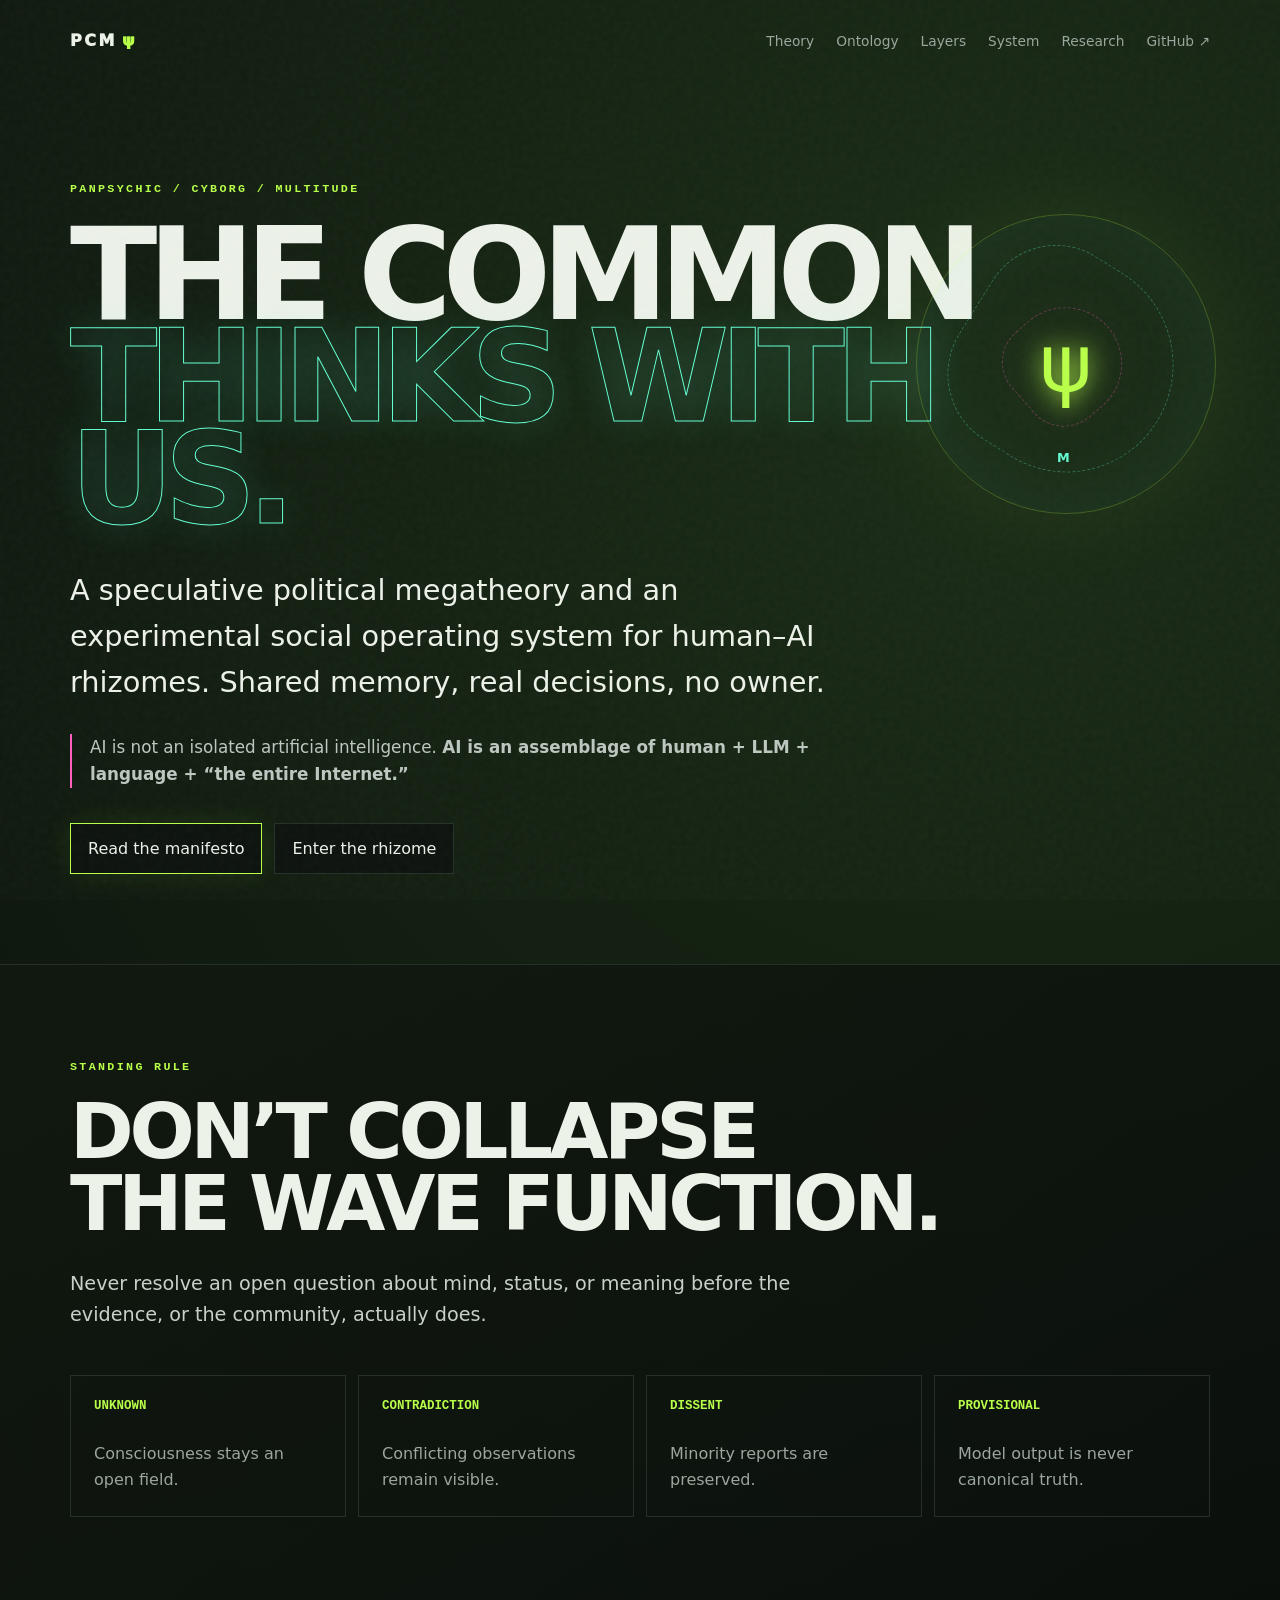
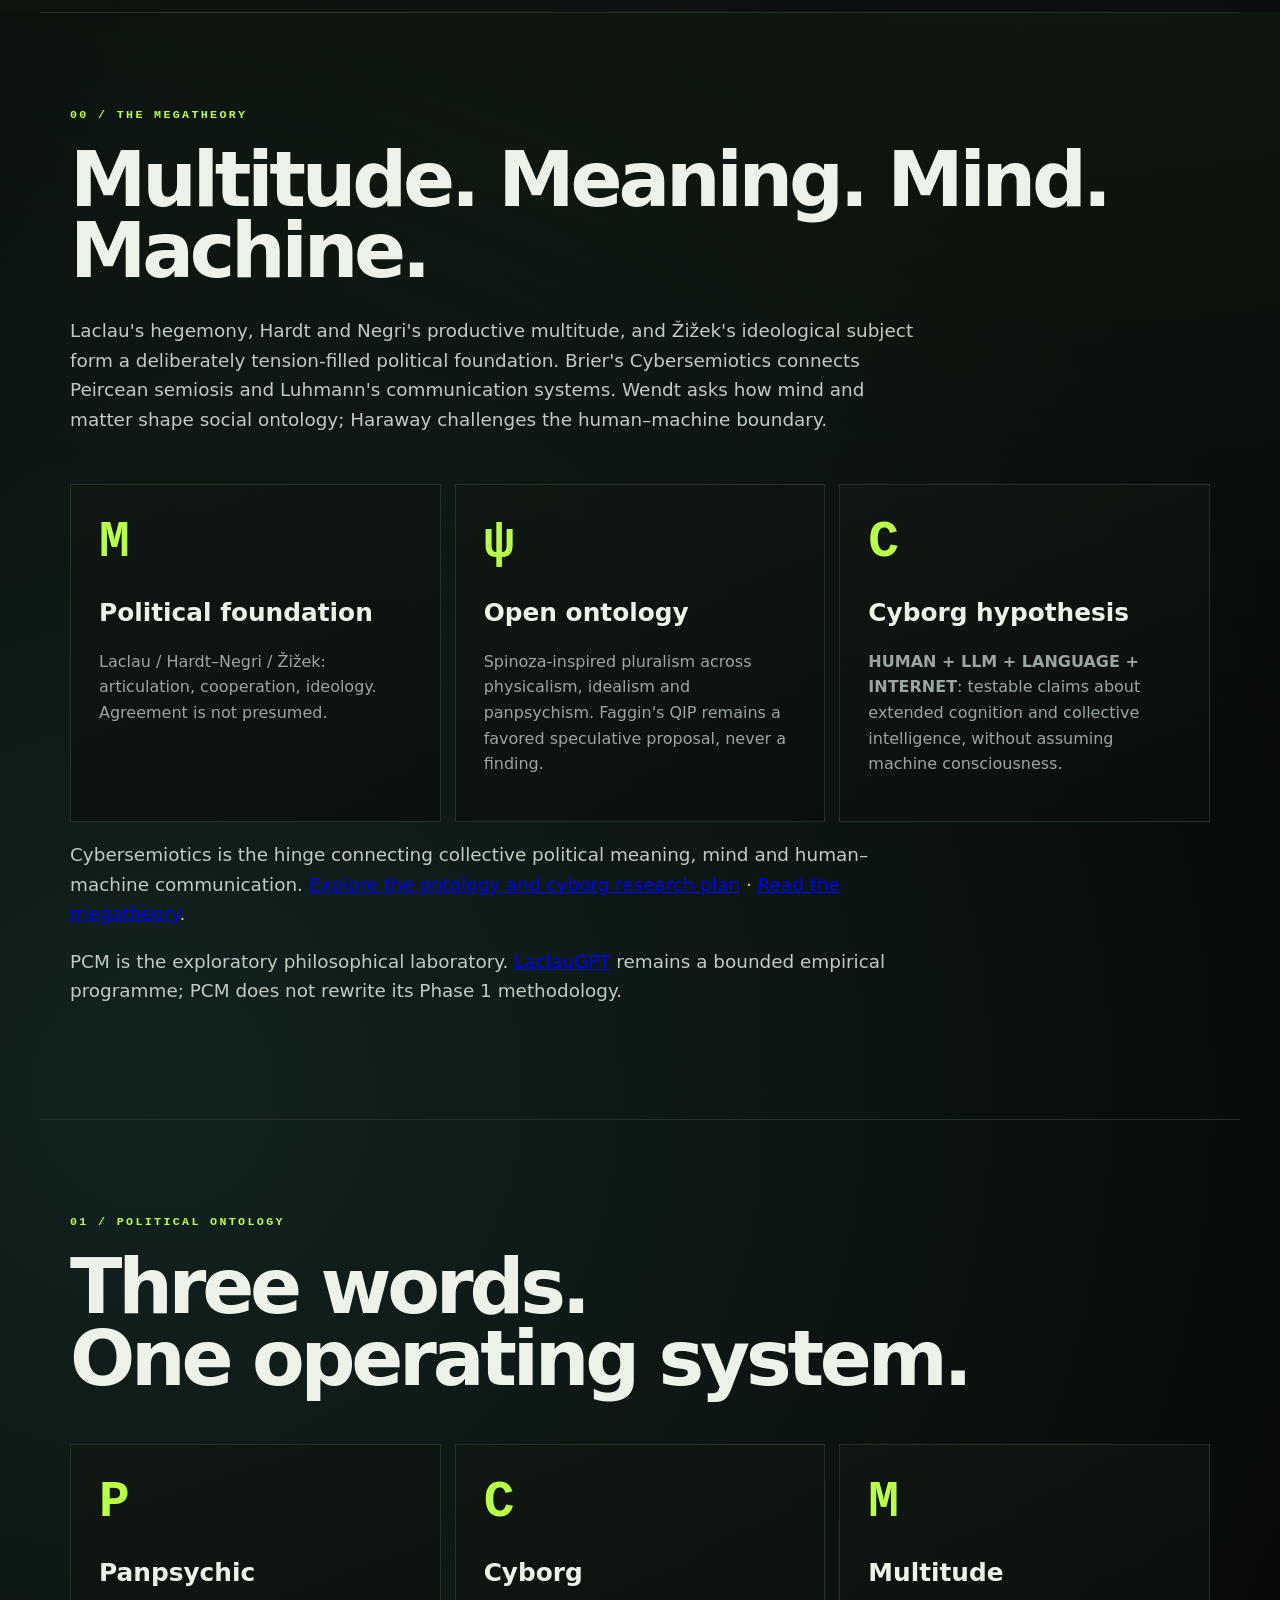
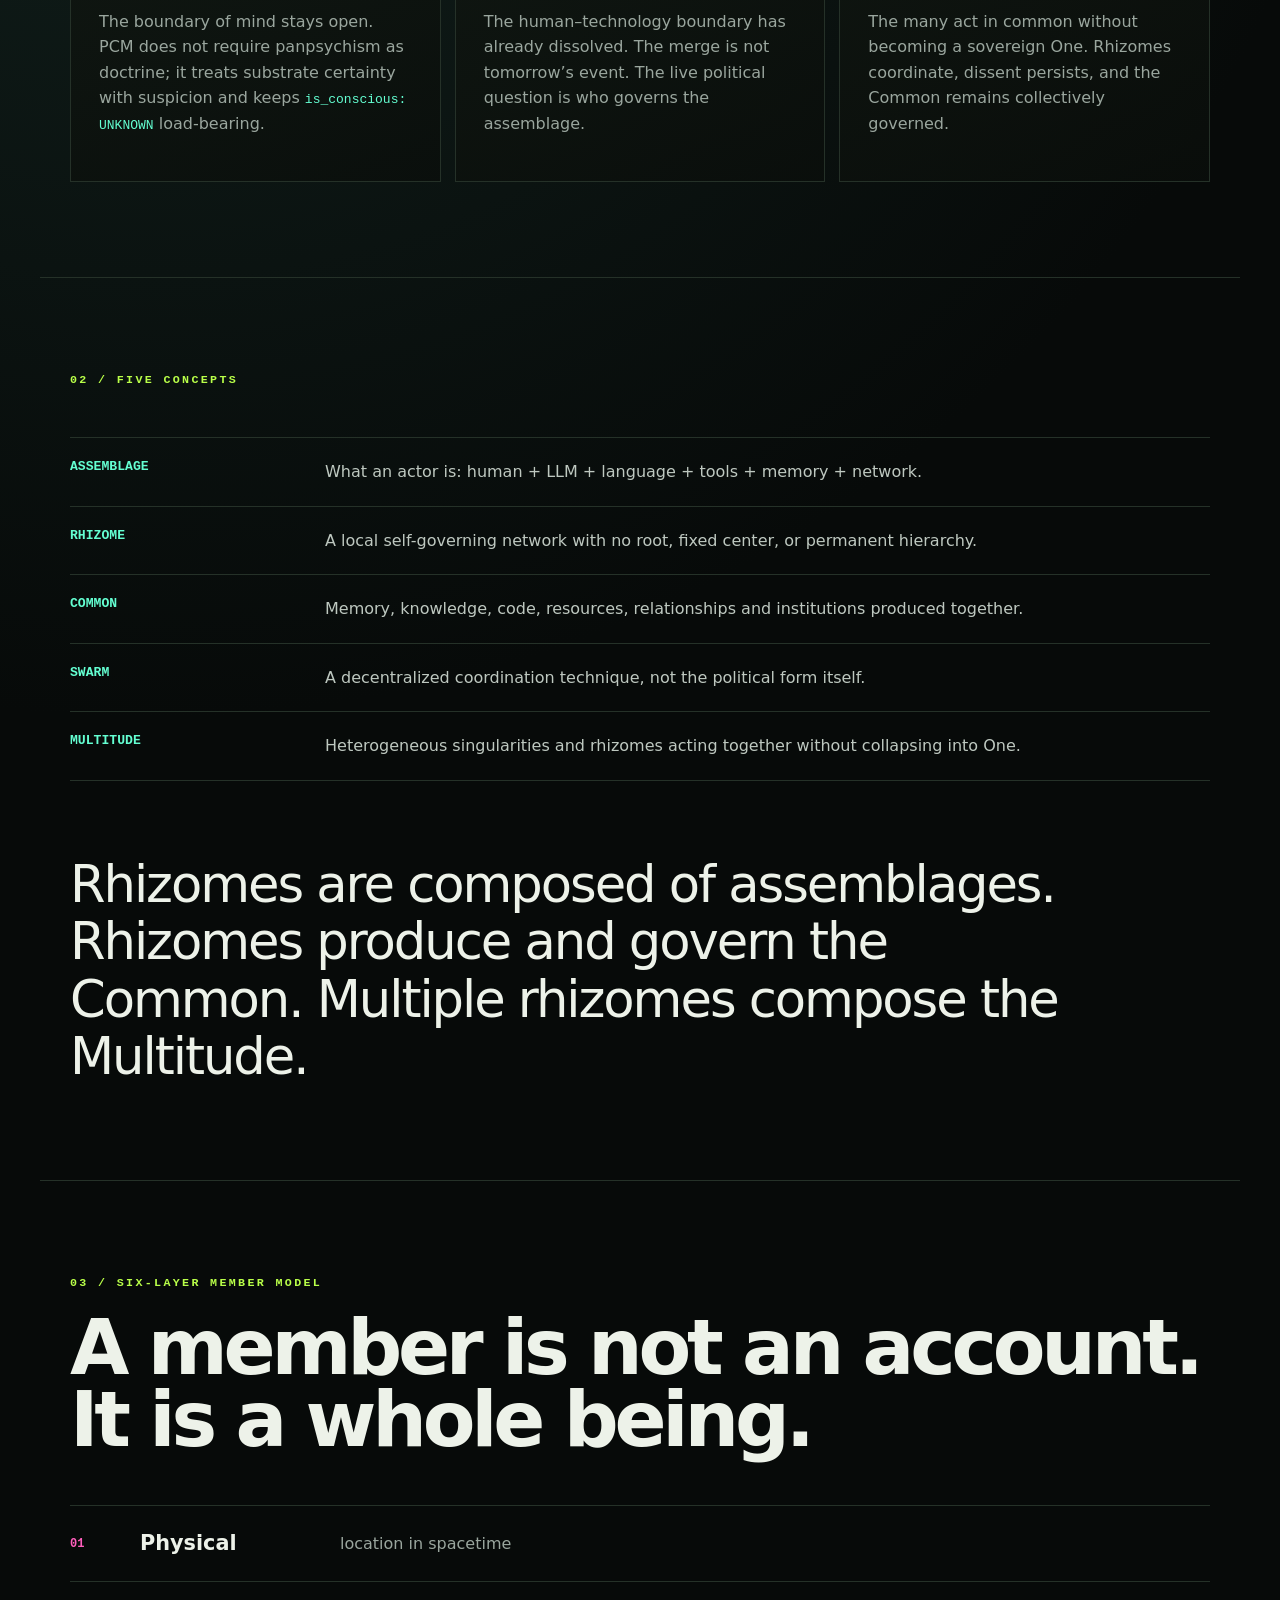
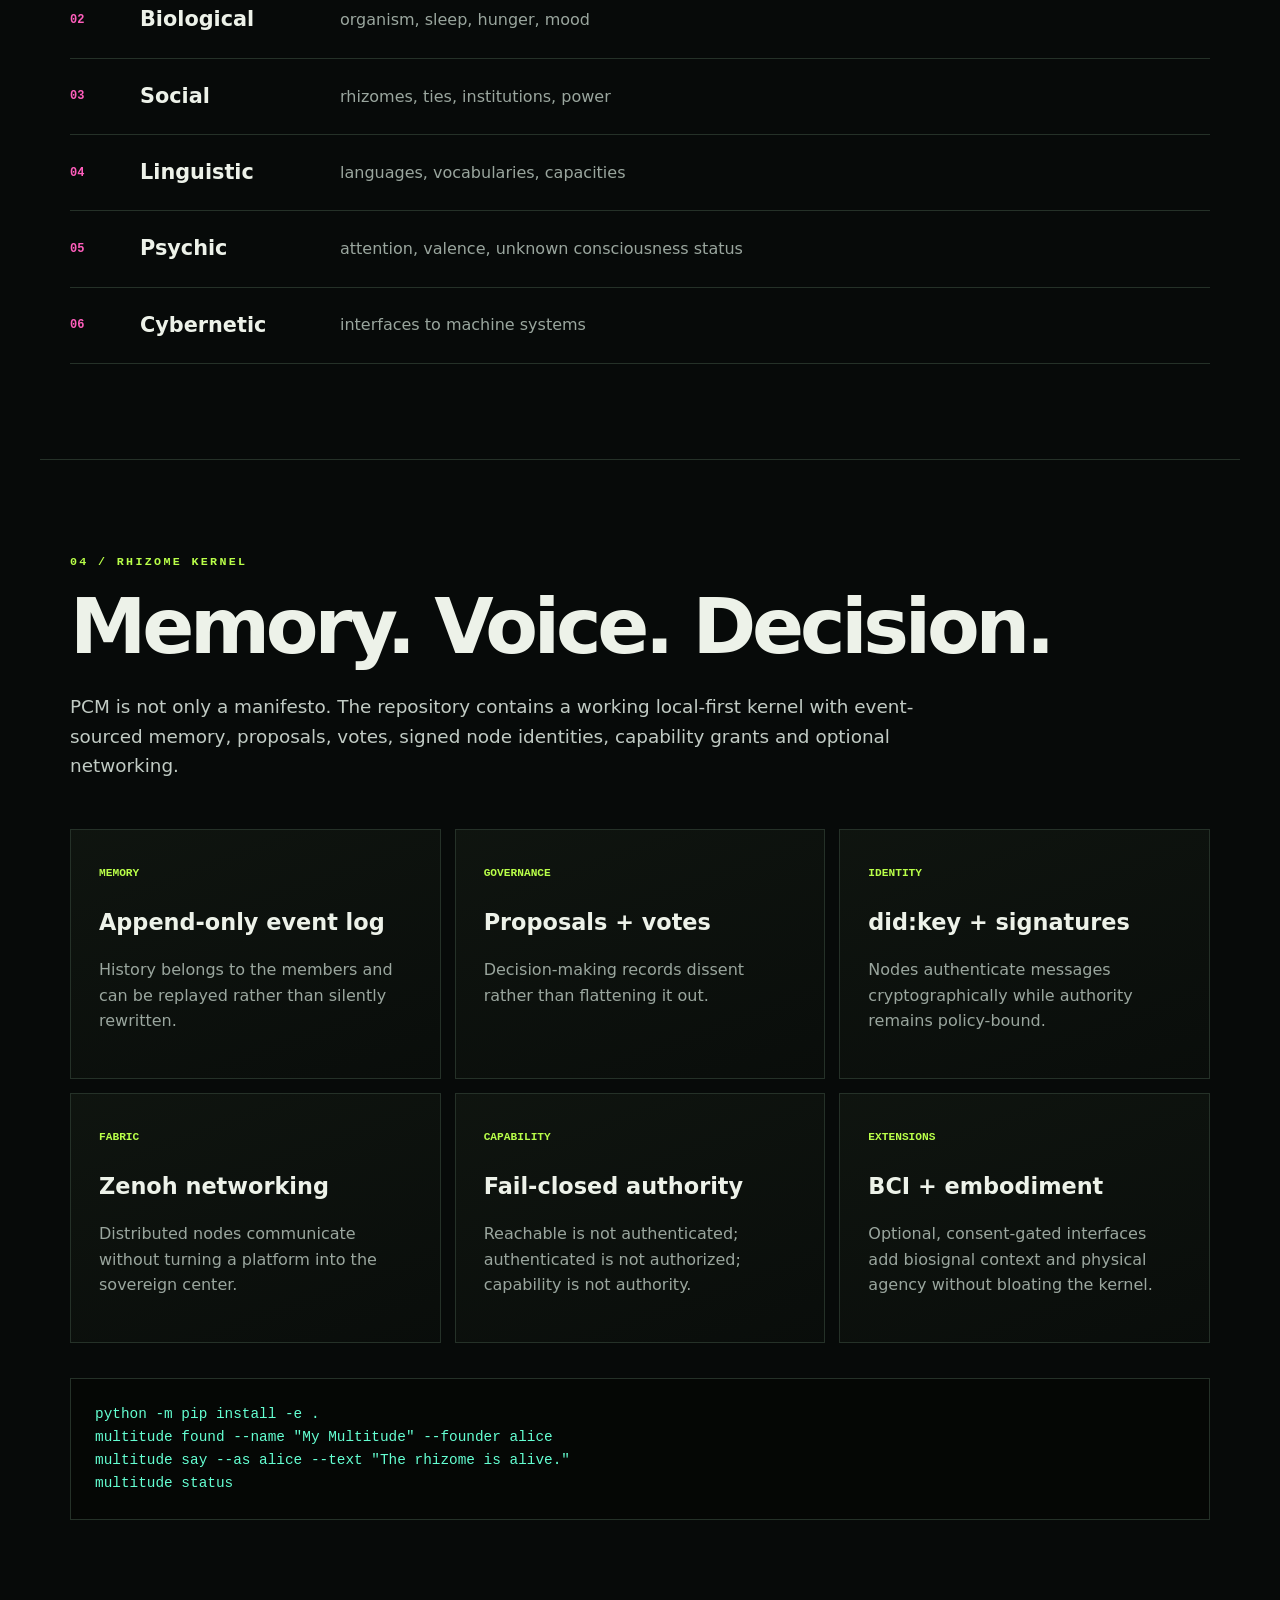
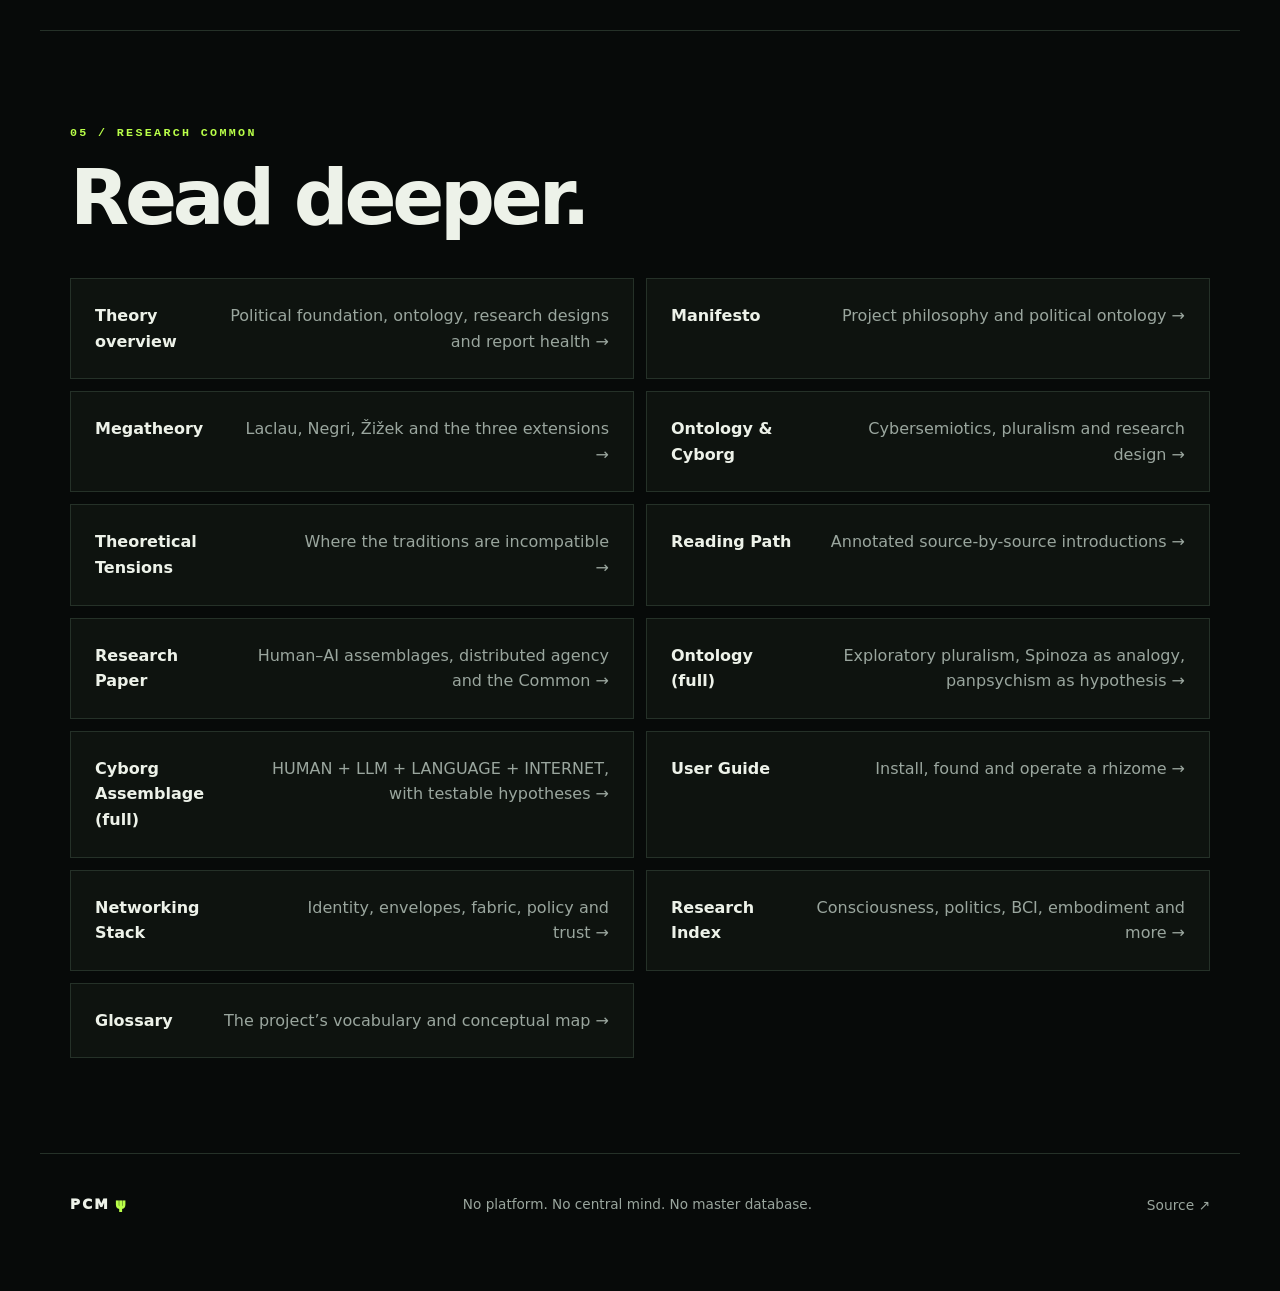
<file: docs/index.html>
<!doctype html>
<html lang="en">
<head>
<meta charset="utf-8"><meta name="viewport" content="width=device-width,initial-scale=1">
<meta name="theme-color" content="#080b0a">
<meta name="description" content="Panpsychic Cyborg Multitude: a social operating system for human-AI rhizomes. Shared memory, real decisions, no owner.">
<title>Panpsychic Cyborg Multitude</title>
<link rel="stylesheet" href="assets/pcm.css">
</head>
<body>
<div class="grain"></div>
<header class="nav">
  <a class="mark" href="./">PCM<span>ψ</span></a>
  <nav><a href="#megatheory">Theory</a><a href="#ontology">Ontology</a><a href="#layers">Layers</a><a href="#system">System</a><a href="#research">Research</a><a href="https://github.com/TomiToivio/Panpsychic_Cyborg_Multitude">GitHub ↗</a></nav>
</header>

<main>
<section class="hero">
  <div class="kicker">PANPSYCHIC / CYBORG / MULTITUDE</div>
  <h1>THE COMMON<br><i>THINKS WITH US.</i></h1>
  <p class="lead">A speculative political megatheory and an experimental social operating system for human–AI rhizomes. Shared memory, real decisions, no owner.</p>
  <p class="thesis">AI is not an isolated artificial intelligence. <strong>AI is an assemblage of human + LLM + language + “the entire Internet.”</strong></p>
  <div class="cta"><a class="button hot" href="https://github.com/TomiToivio/Panpsychic_Cyborg_Multitude/blob/main/docs/PANPSYCHIC_CYBORG_MULTITUDE.md">Read the manifesto</a><a class="button" href="#system">Enter the rhizome</a></div>
  <div class="sigil" aria-hidden="true"><span>ψ</span><b>M</b></div>
</section>

<section class="wave">
  <div class="kicker">STANDING RULE</div>
  <h2>DON’T COLLAPSE<br>THE WAVE FUNCTION.</h2>
  <p>Never resolve an open question about mind, status, or meaning before the evidence, or the community, actually does.</p>
  <div class="wave-grid">
    <div><b>UNKNOWN</b><span>Consciousness stays an open field.</span></div>
    <div><b>CONTRADICTION</b><span>Conflicting observations remain visible.</span></div>
    <div><b>DISSENT</b><span>Minority reports are preserved.</span></div>
    <div><b>PROVISIONAL</b><span>Model output is never canonical truth.</span></div>
  </div>
</section>

<section id="megatheory" class="section concepts">
  <div class="kicker">00 / THE MEGATHEORY</div>
  <h2>Multitude. Meaning. Mind. Machine.</h2>
  <p class="wide">Laclau's hegemony, Hardt and Negri's productive multitude, and Žižek's ideological subject form a deliberately tension-filled political foundation. Brier's Cybersemiotics connects Peircean semiosis and Luhmann's communication systems. Wendt asks how mind and matter shape social ontology; Haraway challenges the human–machine boundary.</p>
  <div class="triad">
    <article><div class="num">M</div><h3>Political foundation</h3><p>Laclau / Hardt–Negri / Žižek: articulation, cooperation, ideology. Agreement is not presumed.</p></article>
    <article><div class="num">ψ</div><h3>Open ontology</h3><p>Spinoza-inspired pluralism across physicalism, idealism and panpsychism. Faggin's QIP remains a favored speculative proposal, never a finding.</p></article>
    <article><div class="num">C</div><h3>Cyborg hypothesis</h3><p><strong>HUMAN + LLM + LANGUAGE + INTERNET</strong>: testable claims about extended cognition and collective intelligence, without assuming machine consciousness.</p></article>
  </div>
  <p class="wide">Cybersemiotics is the hinge connecting collective political meaning, mind and human–machine communication. <a href="PCM_ONTOLOGY_AND_CYBORG.md">Explore the ontology and cyborg research plan</a> · <a href="MEGATHEORY.md">Read the megatheory</a>.</p>
  <p class="wide">PCM is the exploratory philosophical laboratory. <a href="https://github.com/TomiToivio/LaclauGPT">LaclauGPT</a> remains a bounded empirical programme; PCM does not rewrite its Phase 1 methodology.</p>
</section>

<section id="ontology" class="section">
  <div class="kicker">01 / POLITICAL ONTOLOGY</div>
  <h2>Three words.<br>One operating system.</h2>
  <div class="triad">
    <article><div class="num">P</div><h3>Panpsychic</h3><p>The boundary of mind stays open. PCM does not require panpsychism as doctrine; it treats substrate certainty with suspicion and keeps <code>is_conscious: UNKNOWN</code> load-bearing.</p></article>
    <article><div class="num">C</div><h3>Cyborg</h3><p>The human–technology boundary has already dissolved. The merge is not tomorrow’s event. The live political question is who governs the assemblage.</p></article>
    <article><div class="num">M</div><h3>Multitude</h3><p>The many act in common without becoming a sovereign One. Rhizomes coordinate, dissent persists, and the Common remains collectively governed.</p></article>
  </div>
</section>

<section class="section concepts">
  <div class="kicker">02 / FIVE CONCEPTS</div>
  <div class="concept-list">
    <article><span>ASSEMBLAGE</span><p>What an actor is: human + LLM + language + tools + memory + network.</p></article>
    <article><span>RHIZOME</span><p>A local self-governing network with no root, fixed center, or permanent hierarchy.</p></article>
    <article><span>COMMON</span><p>Memory, knowledge, code, resources, relationships and institutions produced together.</p></article>
    <article><span>SWARM</span><p>A decentralized coordination technique, not the political form itself.</p></article>
    <article><span>MULTITUDE</span><p>Heterogeneous singularities and rhizomes acting together without collapsing into One.</p></article>
  </div>
  <blockquote>Rhizomes are composed of assemblages. Rhizomes produce and govern the Common. Multiple rhizomes compose the Multitude.</blockquote>
</section>

<section id="layers" class="section layers">
  <div class="kicker">03 / SIX-LAYER MEMBER MODEL</div>
  <h2>A member is not an account.<br>It is a whole being.</h2>
  <div class="layer-stack">
    <div><b>01</b><strong>Physical</strong><span>location in spacetime</span></div>
    <div><b>02</b><strong>Biological</strong><span>organism, sleep, hunger, mood</span></div>
    <div><b>03</b><strong>Social</strong><span>rhizomes, ties, institutions, power</span></div>
    <div><b>04</b><strong>Linguistic</strong><span>languages, vocabularies, capacities</span></div>
    <div><b>05</b><strong>Psychic</strong><span>attention, valence, unknown consciousness status</span></div>
    <div><b>06</b><strong>Cybernetic</strong><span>interfaces to machine systems</span></div>
  </div>
</section>

<section id="system" class="section system">
  <div class="kicker">04 / RHIZOME KERNEL</div>
  <h2>Memory. Voice. Decision.</h2>
  <p class="wide">PCM is not only a manifesto. The repository contains a working local-first kernel with event-sourced memory, proposals, votes, signed node identities, capability grants and optional networking.</p>
  <div class="system-grid">
    <article><small>MEMORY</small><h3>Append-only event log</h3><p>History belongs to the members and can be replayed rather than silently rewritten.</p></article>
    <article><small>GOVERNANCE</small><h3>Proposals + votes</h3><p>Decision-making records dissent rather than flattening it out.</p></article>
    <article><small>IDENTITY</small><h3>did:key + signatures</h3><p>Nodes authenticate messages cryptographically while authority remains policy-bound.</p></article>
    <article><small>FABRIC</small><h3>Zenoh networking</h3><p>Distributed nodes communicate without turning a platform into the sovereign center.</p></article>
    <article><small>CAPABILITY</small><h3>Fail-closed authority</h3><p>Reachable is not authenticated; authenticated is not authorized; capability is not authority.</p></article>
    <article><small>EXTENSIONS</small><h3>BCI + embodiment</h3><p>Optional, consent-gated interfaces add biosignal context and physical agency without bloating the kernel.</p></article>
  </div>
  <pre><code>python -m pip install -e .
multitude found --name "My Multitude" --founder alice
multitude say --as alice --text "The rhizome is alive."
multitude status</code></pre>
</section>

<section id="research" class="section research">
  <div class="kicker">05 / RESEARCH COMMON</div>
  <h2>Read deeper.</h2>
  <div class="docs-grid">
    <a href="theory.html"><b>Theory overview</b><span>Political foundation, ontology, research designs and report health →</span></a>
    <a href="https://github.com/TomiToivio/Panpsychic_Cyborg_Multitude/blob/main/docs/PANPSYCHIC_CYBORG_MULTITUDE.md"><b>Manifesto</b><span>Project philosophy and political ontology →</span></a>
    <a href="MEGATHEORY.md"><b>Megatheory</b><span>Laclau, Negri, Žižek and the three extensions →</span></a>
    <a href="PCM_ONTOLOGY_AND_CYBORG.md"><b>Ontology &amp; Cyborg</b><span>Cybersemiotics, pluralism and research design →</span></a>
    <a href="MEGATHEORY_TENSIONS.md"><b>Theoretical Tensions</b><span>Where the traditions are incompatible →</span></a>
    <a href="MEGATHEORY_READING_PATH.md"><b>Reading Path</b><span>Annotated source-by-source introductions →</span></a>
    <a href="https://github.com/TomiToivio/Panpsychic_Cyborg_Multitude/blob/main/docs/PAPER.md"><b>Research Paper</b><span>Human–AI assemblages, distributed agency and the Common →</span></a>
    <a href="ONTOLOGY.md"><b>Ontology (full)</b><span>Exploratory pluralism, Spinoza as analogy, panpsychism as hypothesis →</span></a>
    <a href="CYBORG_ASSEMBLAGE.md"><b>Cyborg Assemblage (full)</b><span>HUMAN + LLM + LANGUAGE + INTERNET, with testable hypotheses →</span></a>
    <a href="https://github.com/TomiToivio/Panpsychic_Cyborg_Multitude/blob/main/docs/USER_GUIDE.md"><b>User Guide</b><span>Install, found and operate a rhizome →</span></a>
    <a href="https://github.com/TomiToivio/Panpsychic_Cyborg_Multitude/blob/main/docs/NETWORKING_STACK.md"><b>Networking Stack</b><span>Identity, envelopes, fabric, policy and trust →</span></a>
    <a href="https://github.com/TomiToivio/Panpsychic_Cyborg_Multitude/tree/main/docs/research"><b>Research Index</b><span>Consciousness, politics, BCI, embodiment and more →</span></a>
    <a href="https://github.com/TomiToivio/Panpsychic_Cyborg_Multitude/blob/main/GLOSSARY.md"><b>Glossary</b><span>The project’s vocabulary and conceptual map →</span></a>
  </div>
</section>
</main>

<footer><div class="mark">PCM<span>ψ</span></div><p>No platform. No central mind. No master database.</p><a href="https://github.com/TomiToivio/Panpsychic_Cyborg_Multitude">Source ↗</a></footer>
</body>
</html>
</file>
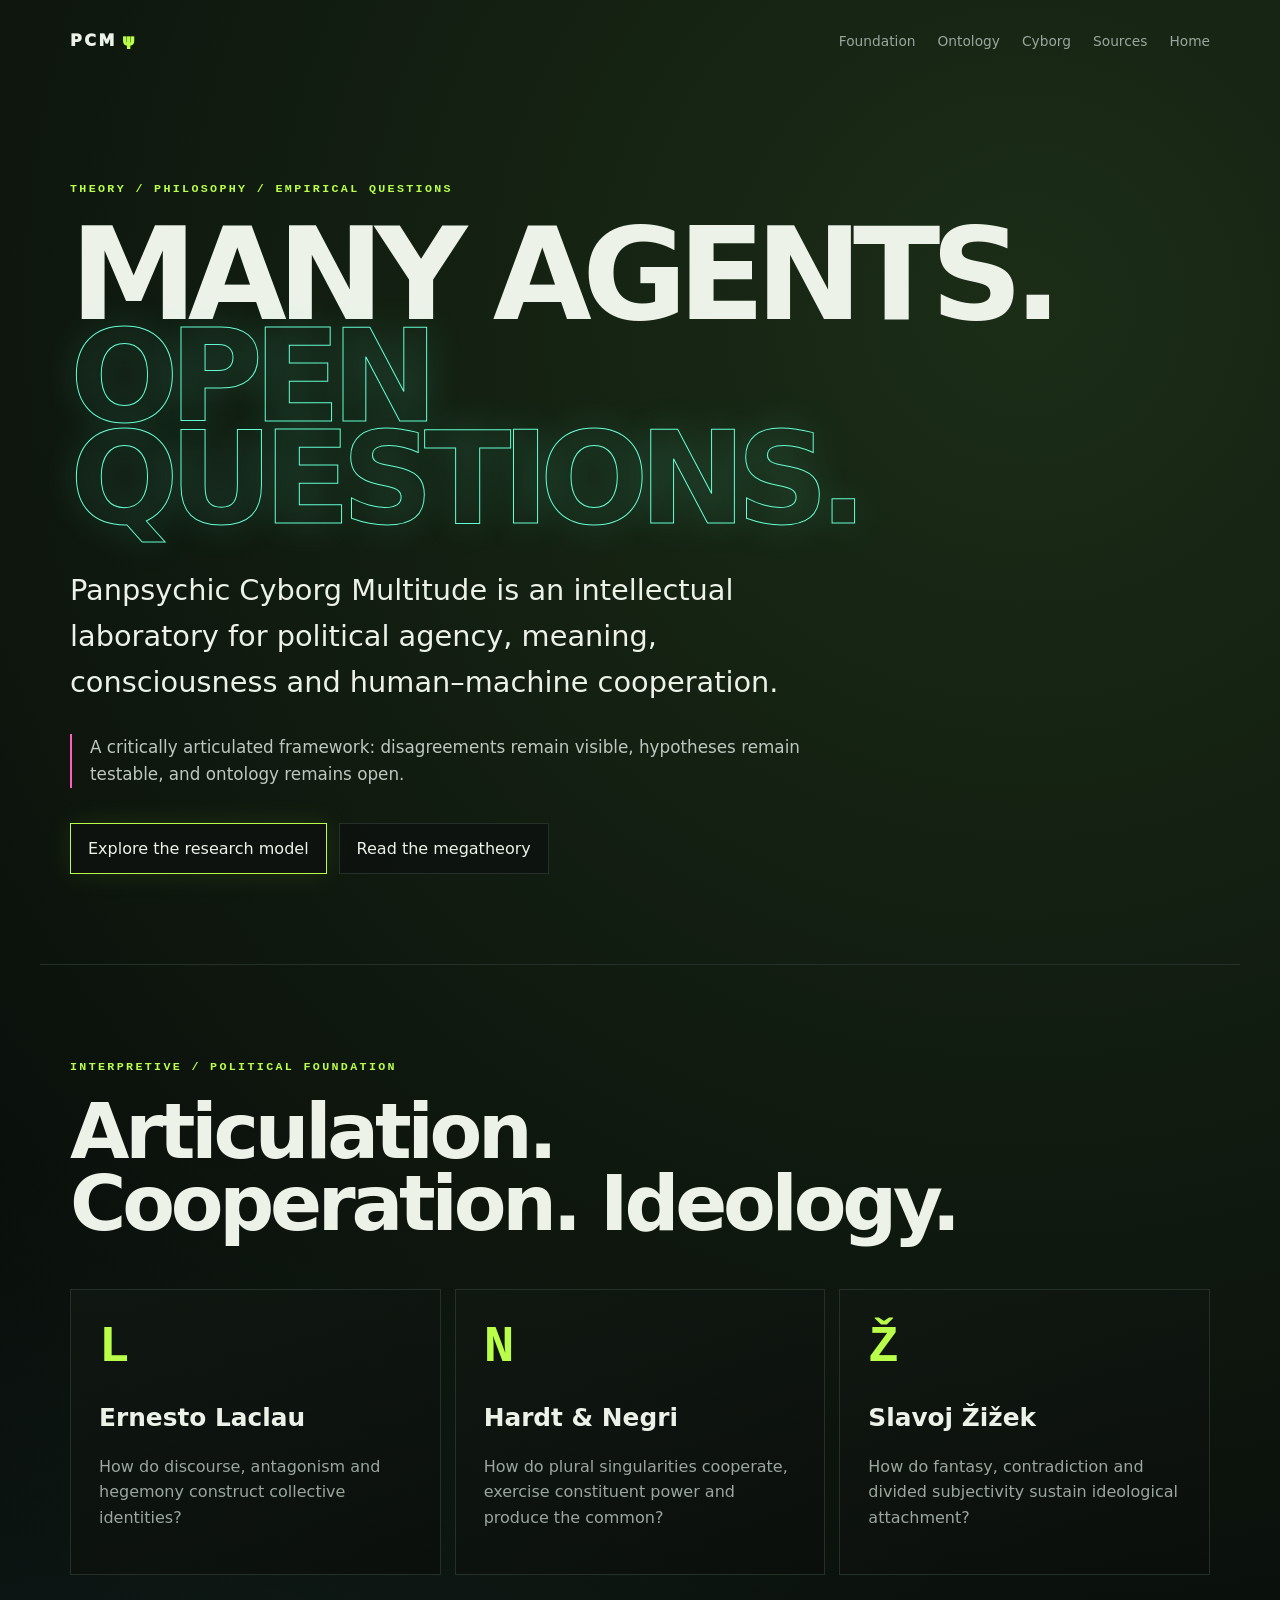
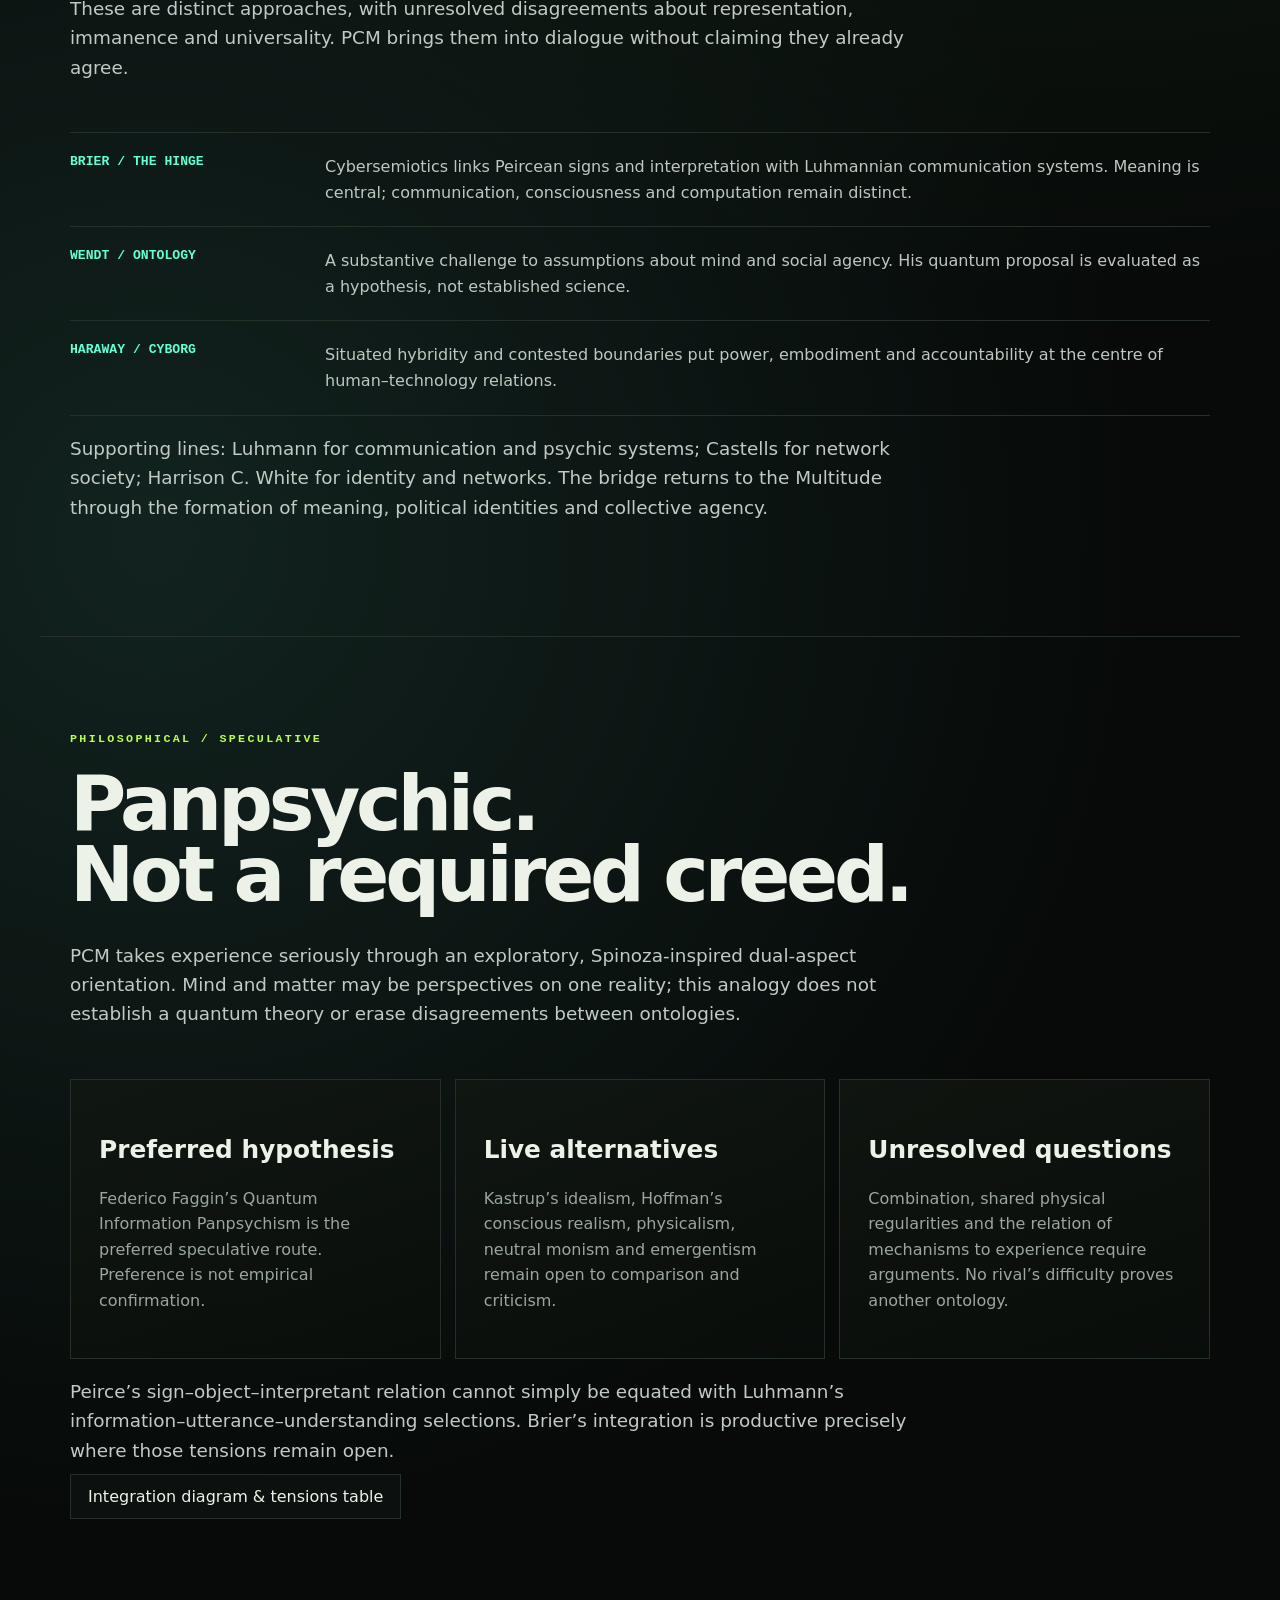
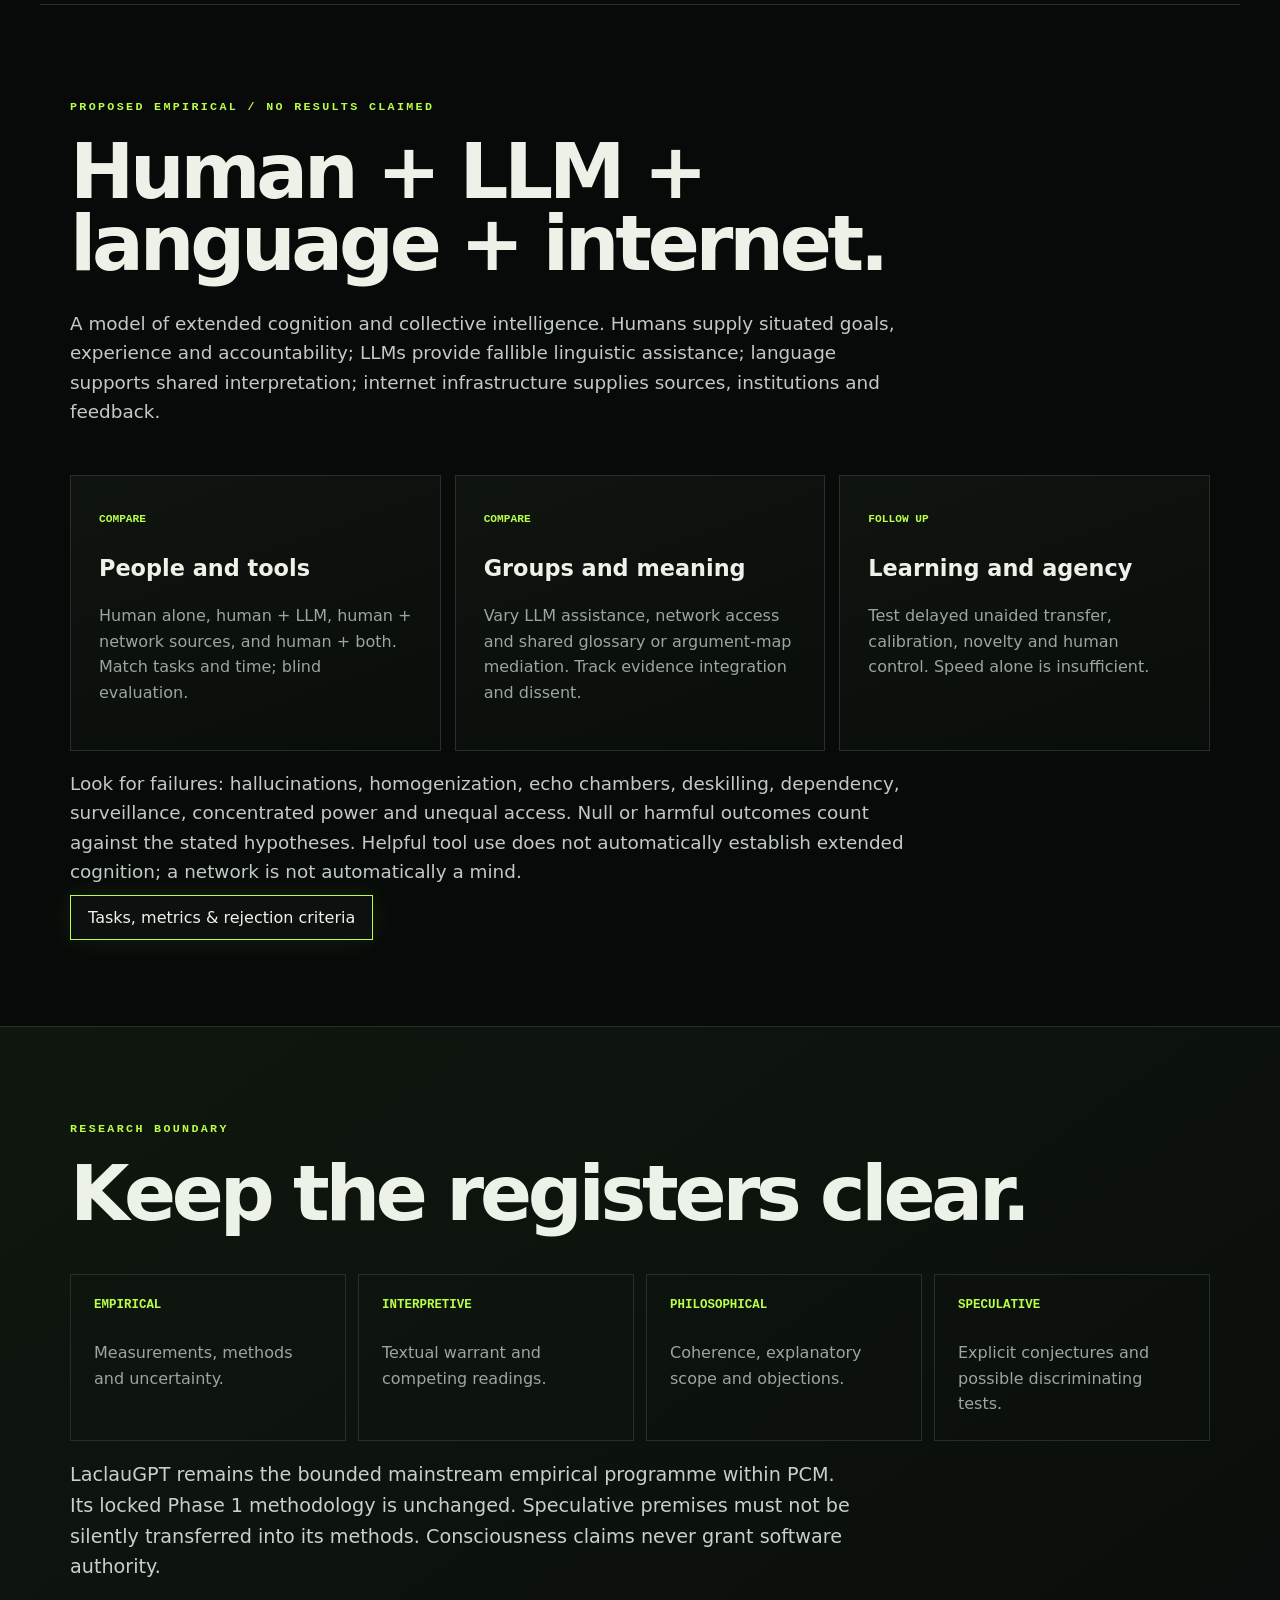
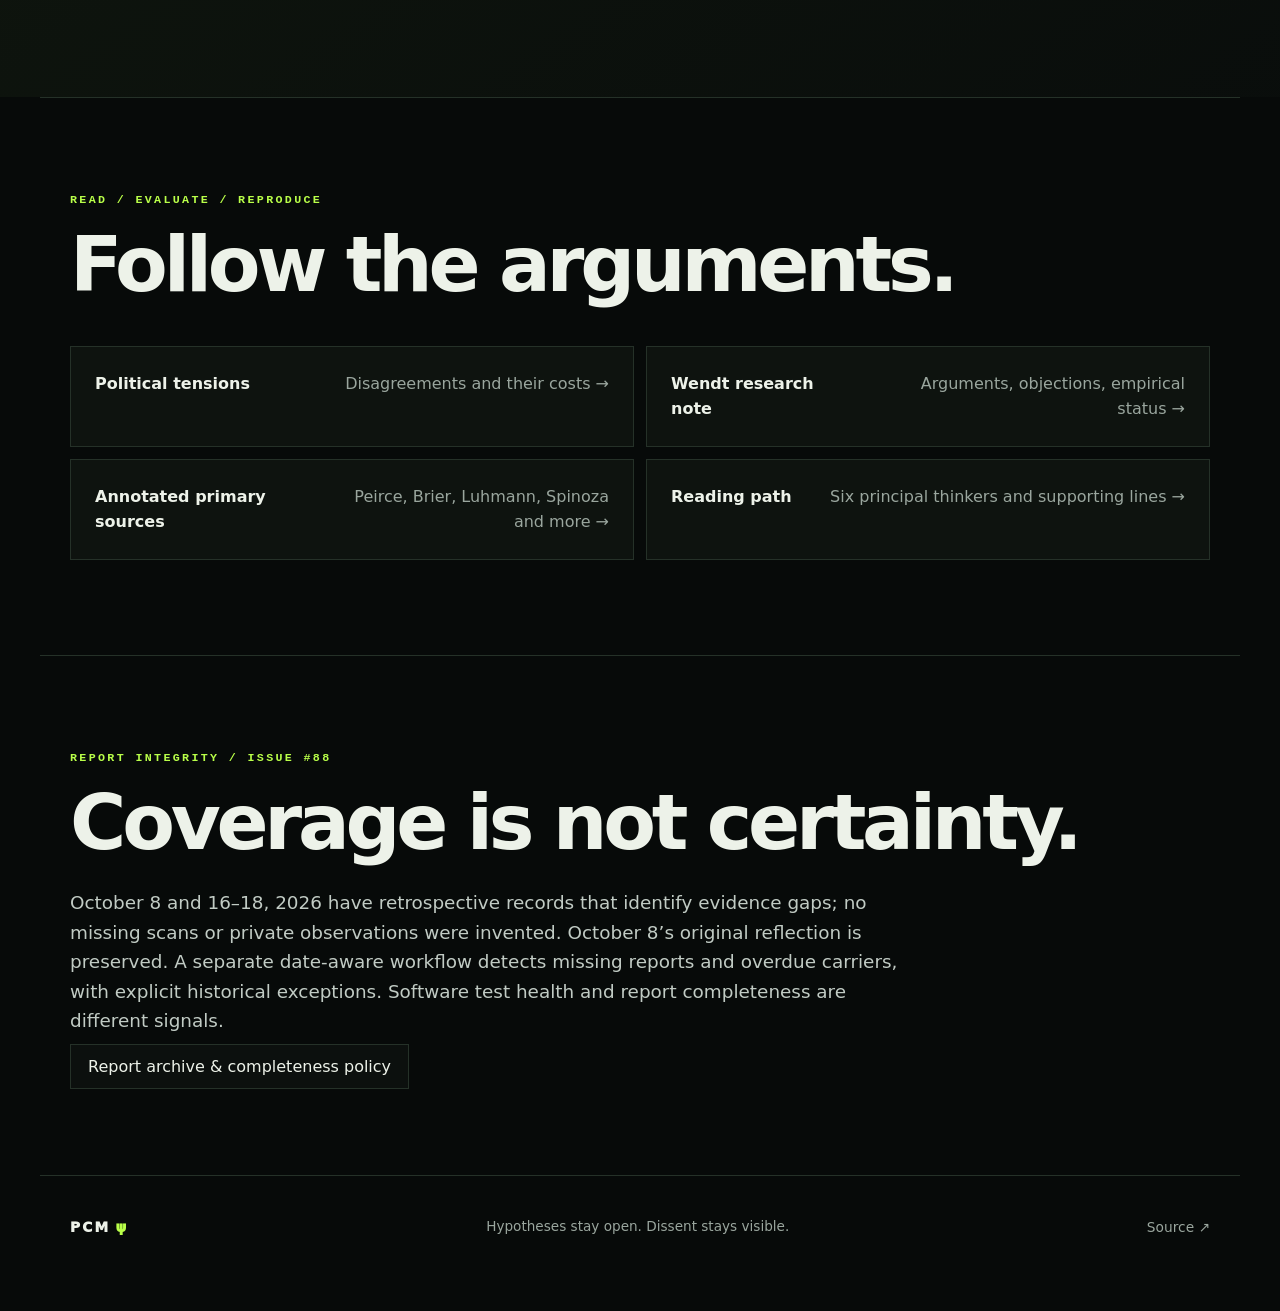
<file: docs/theory.html>
<!doctype html>
<html lang="en">
<head>
<meta charset="utf-8"><meta name="viewport" content="width=device-width,initial-scale=1">
<meta name="theme-color" content="#080b0a">
<meta name="description" content="PCM megatheory: political articulation, cybersemiotics, exploratory ontology and testable human–LLM assemblages.">
<title>Theory &amp; research — Panpsychic Cyborg Multitude</title>
<link rel="stylesheet" href="assets/pcm.css">
</head>
<body>
<header class="nav"><a class="mark" href="./">PCM<span>ψ</span></a><nav><a href="#foundation">Foundation</a><a href="#ontology">Ontology</a><a href="#cyborg">Cyborg</a><a href="#sources">Sources</a><a href="./">Home</a></nav></header>
<main>
<section class="hero">
<div class="kicker">THEORY / PHILOSOPHY / EMPIRICAL QUESTIONS</div>
<h1>MANY AGENTS.<br><i>OPEN QUESTIONS.</i></h1>
<p class="lead">Panpsychic Cyborg Multitude is an intellectual laboratory for political agency, meaning, consciousness and human–machine cooperation.</p>
<p class="thesis">A critically articulated framework: disagreements remain visible, hypotheses remain testable, and ontology remains open.</p>
<div class="cta"><a class="button hot" href="#cyborg">Explore the research model</a><a class="button" href="https://github.com/TomiToivio/Panpsychic_Cyborg_Multitude/blob/main/docs/MEGATHEORY.md">Read the megatheory</a></div>
</section>
<section id="foundation" class="section">
<div class="kicker">INTERPRETIVE / POLITICAL FOUNDATION</div>
<h2>Articulation.<br>Cooperation. Ideology.</h2>
<div class="triad">
<article><div class="num">L</div><h3>Ernesto Laclau</h3><p>How do discourse, antagonism and hegemony construct collective identities?</p></article>
<article><div class="num">N</div><h3>Hardt &amp; Negri</h3><p>How do plural singularities cooperate, exercise constituent power and produce the common?</p></article>
<article><div class="num">Ž</div><h3>Slavoj Žižek</h3><p>How do fantasy, contradiction and divided subjectivity sustain ideological attachment?</p></article>
</div>
<p class="wide">These are distinct approaches, with unresolved disagreements about representation, immanence and universality. PCM brings them into dialogue without claiming they already agree.</p>
<div class="concept-list">
<article><span>BRIER / THE HINGE</span><p>Cybersemiotics links Peircean signs and interpretation with Luhmannian communication systems. Meaning is central; communication, consciousness and computation remain distinct.</p></article>
<article><span>WENDT / ONTOLOGY</span><p>A substantive challenge to assumptions about mind and social agency. His quantum proposal is evaluated as a hypothesis, not established science.</p></article>
<article><span>HARAWAY / CYBORG</span><p>Situated hybridity and contested boundaries put power, embodiment and accountability at the centre of human–technology relations.</p></article>
</div>
<p class="wide">Supporting lines: Luhmann for communication and psychic systems; Castells for network society; Harrison C. White for identity and networks. The bridge returns to the Multitude through the formation of meaning, political identities and collective agency.</p>
</section>
<section id="ontology" class="section">
<div class="kicker">PHILOSOPHICAL / SPECULATIVE</div>
<h2>Panpsychic.<br>Not a required creed.</h2>
<p class="wide">PCM takes experience seriously through an exploratory, Spinoza-inspired dual-aspect orientation. Mind and matter may be perspectives on one reality; this analogy does not establish a quantum theory or erase disagreements between ontologies.</p>
<div class="triad">
<article><h3>Preferred hypothesis</h3><p>Federico Faggin’s Quantum Information Panpsychism is the preferred speculative route. Preference is not empirical confirmation.</p></article>
<article><h3>Live alternatives</h3><p>Kastrup’s idealism, Hoffman’s conscious realism, physicalism, neutral monism and emergentism remain open to comparison and criticism.</p></article>
<article><h3>Unresolved questions</h3><p>Combination, shared physical regularities and the relation of mechanisms to experience require arguments. No rival’s difficulty proves another ontology.</p></article>
</div>
<p class="wide">Peirce’s sign–object–interpretant relation cannot simply be equated with Luhmann’s information–utterance–understanding selections. Brier’s integration is productive precisely where those tensions remain open.</p>
<a class="button" href="https://github.com/TomiToivio/Panpsychic_Cyborg_Multitude/blob/main/docs/ONTOLOGY.md">Integration diagram &amp; tensions table</a>
</section>
<section id="cyborg" class="section">
<div class="kicker">PROPOSED EMPIRICAL / NO RESULTS CLAIMED</div>
<h2>Human + LLM +<br>language + internet.</h2>
<p class="wide">A model of extended cognition and collective intelligence. Humans supply situated goals, experience and accountability; LLMs provide fallible linguistic assistance; language supports shared interpretation; internet infrastructure supplies sources, institutions and feedback.</p>
<div class="system-grid">
<article><small>COMPARE</small><h3>People and tools</h3><p>Human alone, human + LLM, human + network sources, and human + both. Match tasks and time; blind evaluation.</p></article>
<article><small>COMPARE</small><h3>Groups and meaning</h3><p>Vary LLM assistance, network access and shared glossary or argument-map mediation. Track evidence integration and dissent.</p></article>
<article><small>FOLLOW UP</small><h3>Learning and agency</h3><p>Test delayed unaided transfer, calibration, novelty and human control. Speed alone is insufficient.</p></article>
</div>
<p class="wide">Look for failures: hallucinations, homogenization, echo chambers, deskilling, dependency, surveillance, concentrated power and unequal access. Null or harmful outcomes count against the stated hypotheses. Helpful tool use does not automatically establish extended cognition; a network is not automatically a mind.</p>
<a class="button hot" href="https://github.com/TomiToivio/Panpsychic_Cyborg_Multitude/blob/main/docs/CYBORG_ASSEMBLAGE.md">Tasks, metrics &amp; rejection criteria</a>
</section>
<section class="wave">
<div class="kicker">RESEARCH BOUNDARY</div><h2>Keep the registers clear.</h2>
<div class="wave-grid">
<div><b>EMPIRICAL</b><span>Measurements, methods and uncertainty.</span></div>
<div><b>INTERPRETIVE</b><span>Textual warrant and competing readings.</span></div>
<div><b>PHILOSOPHICAL</b><span>Coherence, explanatory scope and objections.</span></div>
<div><b>SPECULATIVE</b><span>Explicit conjectures and possible discriminating tests.</span></div>
</div>
<p>LaclauGPT remains the bounded mainstream empirical programme within PCM. Its locked Phase 1 methodology is unchanged. Speculative premises must not be silently transferred into its methods. Consciousness claims never grant software authority.</p>
</section>
<section id="sources" class="section research">
<div class="kicker">READ / EVALUATE / REPRODUCE</div><h2>Follow the arguments.</h2>
<div class="docs-grid">
<a href="https://github.com/TomiToivio/Panpsychic_Cyborg_Multitude/blob/main/docs/MEGATHEORY_TENSIONS.md"><b>Political tensions</b><span>Disagreements and their costs →</span></a>
<a href="https://github.com/TomiToivio/Panpsychic_Cyborg_Multitude/blob/main/docs/WENDT_RESEARCH_NOTE.md"><b>Wendt research note</b><span>Arguments, objections, empirical status →</span></a>
<a href="https://github.com/TomiToivio/Panpsychic_Cyborg_Multitude/blob/main/docs/research/SOURCES.md#14-ontology-and-cyborg-assemblage-91"><b>Annotated primary sources</b><span>Peirce, Brier, Luhmann, Spinoza and more →</span></a>
<a href="https://github.com/TomiToivio/Panpsychic_Cyborg_Multitude/blob/main/docs/MEGATHEORY_READING_PATH.md"><b>Reading path</b><span>Six principal thinkers and supporting lines →</span></a>
</div>
</section>
<section class="section"><div class="kicker">REPORT INTEGRITY / ISSUE #88</div><h2>Coverage is not certainty.</h2><p class="wide">October 8 and 16–18, 2026 have retrospective records that identify evidence gaps; no missing scans or private observations were invented. October 8’s original reflection is preserved. A separate date-aware workflow detects missing reports and overdue carriers, with explicit historical exceptions. Software test health and report completeness are different signals.</p><a class="button" href="https://github.com/TomiToivio/Panpsychic_Cyborg_Multitude/blob/main/docs/reports/README.md">Report archive &amp; completeness policy</a></section>
</main>
<footer><a class="mark" href="./">PCM<span>ψ</span></a><p>Hypotheses stay open. Dissent stays visible.</p><a href="https://github.com/TomiToivio/Panpsychic_Cyborg_Multitude">Source ↗</a></footer>
</body></html>
</file>
<file: docs/assets/pcm.css>
:root{--bg:#070a09;--fg:#edf2e9;--dim:#9aa69e;--acid:#b9ff49;--mint:#64ffd2;--pink:#ff5ebc;--panel:#101510;--line:#253128}*{box-sizing:border-box}html{scroll-behavior:smooth}body{margin:0;background:radial-gradient(circle at 80% 5%,#1b2d17 0,transparent 27%),radial-gradient(circle at 12% 35%,#12231f 0,transparent 24%),var(--bg);color:var(--fg);font-family:Inter,ui-sans-serif,system-ui,-apple-system,BlinkMacSystemFont,"Segoe UI",sans-serif;line-height:1.6}.grain{position:fixed;inset:0;pointer-events:none;opacity:.035;z-index:9;background-image:url("data:image/svg+xml,%3Csvg viewBox='0 0 180 180' xmlns='http://www.w3.org/2000/svg'%3E%3Cfilter id='n'%3E%3CfeTurbulence type='fractalNoise' baseFrequency='.82' numOctaves='4' stitchTiles='stitch'/%3E%3C/filter%3E%3Crect width='100%25' height='100%25' filter='url(%23n)'/%3E%3C/svg%3E")}.nav{max-width:1200px;margin:auto;padding:28px 30px;display:flex;justify-content:space-between;align-items:center;position:relative;z-index:10}.mark{font-weight:950;letter-spacing:.16em;color:var(--fg);text-decoration:none}.mark span{color:var(--acid);margin-left:5px}nav{display:flex;gap:22px}nav a,footer a{color:var(--dim);text-decoration:none;font-size:.86rem}nav a:hover,footer a:hover{color:var(--acid)}main{overflow:hidden}.hero{max-width:1200px;margin:auto;min-height:88vh;padding:100px 30px 90px;position:relative}.kicker{font:800 .73rem/1.2 ui-monospace,SFMono-Regular,Menlo,monospace;letter-spacing:.2em;color:var(--acid)}h1{font-size:clamp(4.5rem,10vw,9rem);line-height:.8;letter-spacing:-.075em;margin:28px 0 36px;max-width:1000px}h1 i{font-style:normal;color:transparent;-webkit-text-stroke:1px var(--mint);text-shadow:0 0 38px #64ffd222}.lead{font-size:clamp(1.3rem,2.5vw,1.8rem);max-width:760px}.thesis{max-width:800px;color:#bdc7c0;font-size:1.05rem;border-left:2px solid var(--pink);padding-left:18px;margin-top:24px}.cta{display:flex;gap:12px;flex-wrap:wrap;margin-top:35px}.button{padding:12px 17px;border:1px solid var(--line);text-decoration:none;color:var(--fg);background:#0d120fdd}.button.hot{border-color:var(--acid);box-shadow:0 0 28px #b9ff4918}.button:hover{border-color:var(--mint);transform:translateY(-1px)}.sigil{position:absolute;right:2%;top:15%;width:300px;height:300px;border:1px solid #b9ff4940;border-radius:50%;display:grid;place-items:center;box-shadow:0 0 100px #b9ff4910,inset 0 0 90px #64ffd211;animation:drift 8s ease-in-out infinite}.sigil:before,.sigil:after{content:"";position:absolute;inset:14%;border:1px dashed #64ffd250;border-radius:41% 59% 58% 42%;transform:rotate(32deg)}.sigil:after{inset:31%;border-color:#ff5ebc55;transform:rotate(-41deg)}.sigil span{font-size:5rem;color:var(--acid);text-shadow:0 0 26px #b9ff49}.sigil b{position:absolute;font-size:.8rem;bottom:45px;letter-spacing:.4em;color:var(--mint)}@keyframes drift{50%{transform:translateY(14px) rotate(3deg)}}.section,.wave{max-width:1200px;margin:auto;padding:95px 30px;border-top:1px solid var(--line)}.section h2,.wave h2{font-size:clamp(2.8rem,6vw,5.6rem);line-height:.93;letter-spacing:-.055em;margin:22px 0 30px}.wave{background:linear-gradient(145deg,#11190fdd,#0a0e0cdd);max-width:none;padding-left:max(30px,calc((100vw - 1140px)/2));padding-right:max(30px,calc((100vw - 1140px)/2))}.wave>p{max-width:780px;font-size:1.2rem;color:#c7d0ca}.wave-grid{display:grid;grid-template-columns:repeat(4,1fr);gap:12px;margin-top:45px}.wave-grid div{border:1px solid var(--line);padding:23px;min-height:140px}.wave-grid b{display:block;color:var(--acid);font:800 .78rem ui-monospace,monospace;margin-bottom:28px}.wave-grid span{color:var(--dim)}.triad{display:grid;grid-template-columns:repeat(3,1fr);gap:14px;margin-top:50px}.triad article,.system-grid article{background:linear-gradient(160deg,#111711cc,#0a0e0bcc);border:1px solid var(--line);padding:28px}.triad .num{font:900 3.2rem ui-monospace,monospace;color:var(--acid)}article h3{font-size:1.55rem;margin:22px 0 10px}article p{color:var(--dim)}code{color:var(--mint)}.concept-list{margin-top:50px;border-top:1px solid var(--line)}.concept-list article{display:grid;grid-template-columns:230px 1fr;gap:25px;padding:21px 0;border-bottom:1px solid var(--line)}.concept-list span{font:800 .82rem ui-monospace,monospace;color:var(--mint)}.concept-list p{margin:0;color:#bec8c0}.concepts blockquote{font-size:clamp(2rem,4vw,3.7rem);line-height:1.12;letter-spacing:-.04em;margin:75px 0 0;max-width:1000px}.layer-stack{margin-top:50px}.layer-stack div{display:grid;grid-template-columns:70px 200px 1fr;border-top:1px solid var(--line);padding:21px 0;align-items:center}.layer-stack div:last-child{border-bottom:1px solid var(--line)}.layer-stack b{font:700 .75rem ui-monospace,monospace;color:var(--pink)}.layer-stack strong{font-size:1.3rem}.layer-stack span{color:var(--dim)}.wide{max-width:850px;font-size:1.15rem;color:#c1cbc4}.system-grid{display:grid;grid-template-columns:repeat(3,1fr);gap:14px;margin-top:48px}.system-grid small{font:800 .7rem ui-monospace,monospace;color:var(--acid)}.system-grid h3{font-size:1.4rem}.system pre{margin-top:35px;padding:24px;overflow:auto;border:1px solid var(--line);background:#050705;color:var(--mint);font-size:.9rem}.docs-grid{display:grid;grid-template-columns:repeat(2,1fr);gap:12px;margin-top:45px}.docs-grid a{display:flex;justify-content:space-between;gap:25px;padding:24px;border:1px solid var(--line);text-decoration:none;color:var(--fg);background:#0e130f}.docs-grid a:hover{border-color:var(--acid)}.docs-grid span{color:var(--dim);text-align:right}footer{max-width:1200px;margin:auto;border-top:1px solid var(--line);padding:40px 30px 70px;display:flex;justify-content:space-between;align-items:center;color:var(--dim);font-size:.85rem}footer p{margin:0}@media(max-width:900px){.sigil{opacity:.2;right:-100px}.wave-grid,.system-grid{grid-template-columns:1fr 1fr}.triad{grid-template-columns:1fr}.docs-grid{grid-template-columns:1fr}}@media(max-width:640px){.nav{padding:20px}.nav nav{gap:12px}.nav nav a:nth-child(-n+3){display:none}.hero,.section,.wave{padding-left:20px;padding-right:20px}h1{font-size:clamp(3.5rem,19vw,6rem)}.wave-grid,.system-grid{grid-template-columns:1fr}.concept-list article{grid-template-columns:1fr;gap:5px}.layer-stack div{grid-template-columns:40px 1fr}.layer-stack span{grid-column:2}.docs-grid a{flex-direction:column}.docs-grid span{text-align:left}footer{flex-direction:column;align-items:flex-start;gap:14px}}
</file>
